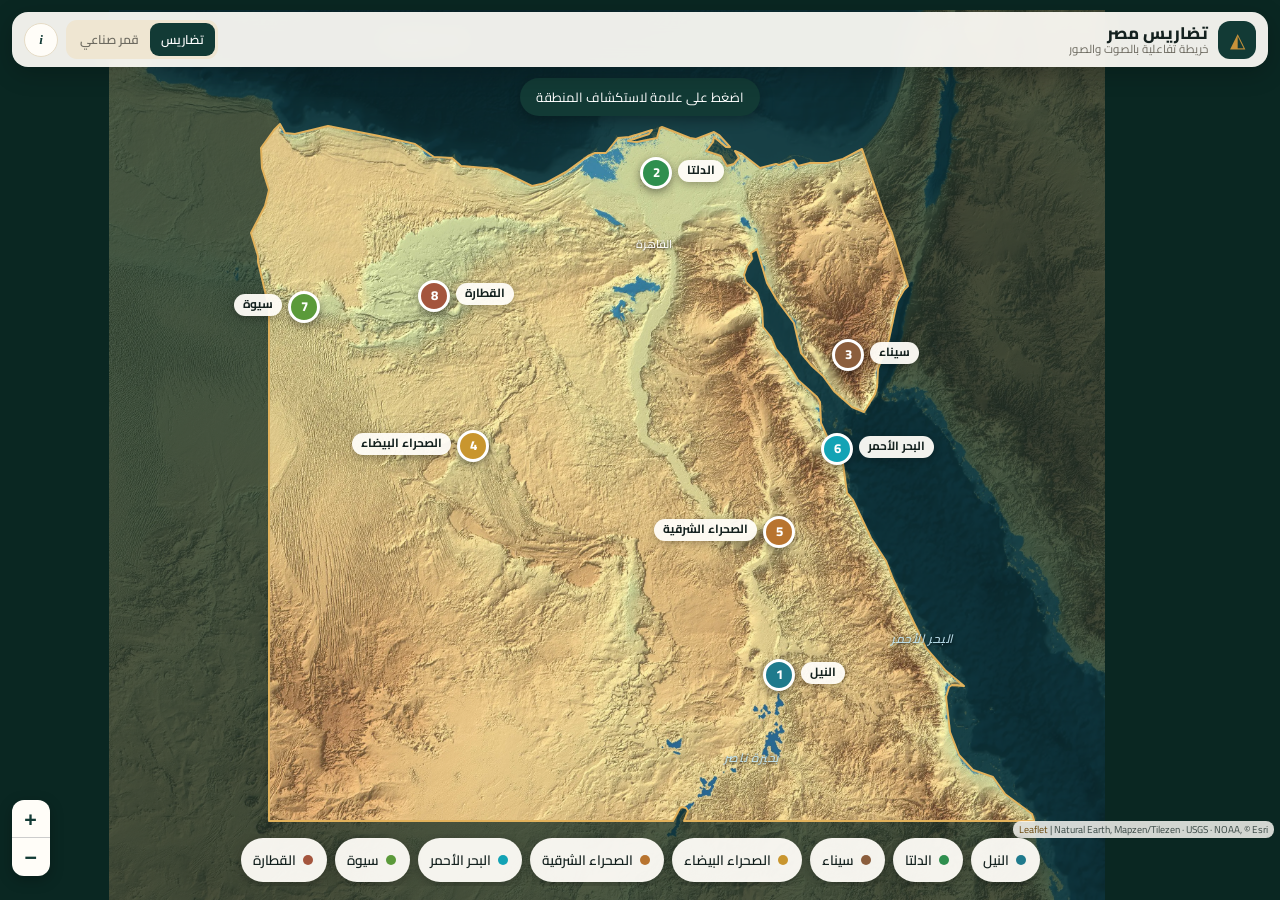
<file: index.html>
<!doctype html>
<html lang="ar" dir="rtl">
<head>
<meta charset="utf-8">
<meta name="viewport" content="width=device-width,initial-scale=1,viewport-fit=cover">
<meta name="theme-color" content="#123a35">
<meta name="description" content="خريطة تفاعلية لتضاريس مصر: النيل والدلتا وسيناء والصحراء والواحات، بالصوت والصور والبانوراما، وتعمل بدون إنترنت.">
<meta property="og:type" content="website">
<meta property="og:title" content="تضاريس مصر | خريطة تفاعلية">
<meta property="og:description" content="استكشف تضاريس مصر بالصوت والصور والبانوراما.">
<title>تضاريس مصر | خريطة تفاعلية</title>
<link rel="manifest" href="manifest.webmanifest">
<link rel="icon" href="icons/icon-192.png">
<link rel="apple-touch-icon" href="icons/icon-192.png">
<link rel="preload" as="font" type="font/woff2" href="assets/fonts/cairo-arabic.woff2" crossorigin>
<link rel="stylesheet" href="css/fonts.css">
<link rel="stylesheet" href="css/style.css">
</head>
<body>
<div id="splash"><div class="sp-box"><div class="sp-ring"></div><h1>تضاريس مصر</h1><p>جاري تحميل الخريطة…</p></div></div>
<noscript><div id="fatal" style="display:grid"><div><h2>تضاريس مصر</h2><p>الخريطة تحتاج تفعيل JavaScript.</p></div></div></noscript>
<div id="fatal" hidden><div><h2>تعذّر تحميل بيانات الخريطة</h2><p>افتح الصفحة من رابط الموقع (GitHub Pages) وليس كملف مباشر من الجهاز.</p><button id="retry" type="button">إعادة المحاولة</button></div></div>
<div id="map" aria-label="خريطة مصر"></div>
<header id="top">
  <div class="brand"><span class="logo" aria-hidden="true">◭</span><div><b>تضاريس مصر</b><small>خريطة تفاعلية بالصوت والصور</small></div></div>
  <div class="top-actions">
    <div class="seg" id="basemap" role="group" aria-label="نوع الخريطة"><button data-b="relief" class="on" type="button" aria-pressed="true">تضاريس</button><button data-b="sat" type="button" aria-pressed="false">قمر صناعي</button></div>
    <button id="about" class="icon-btn" type="button" aria-label="المصادر والتراخيص">i</button>
  </div>
</header>
<div id="net" hidden role="status">بدون إنترنت — تعمل الخريطة المبسّطة المحفوظة</div>
<div id="hint">اضغط على علامة لاستكشاف المنطقة</div>
<nav id="chips" aria-label="المناطق"></nav>
<section id="sheet" aria-live="polite" hidden>
  <button id="grab" type="button" aria-label="تكبير أو تصغير"><i></i></button>
  <button id="close" type="button" aria-label="إغلاق">&times;</button>
  <div class="scroller">
    <div class="hero"><div id="viewer"></div><div class="hero-fade"></div>
      <div class="hero-title"><span id="d-kind" class="kind"></span><h2 id="d-ar"></h2><div id="d-en" dir="ltr"></div></div>
      <div id="viewer-badge"></div>
      <button id="v360" class="v360" type="button" hidden></button></div>
    <div class="body">
      <div class="player">
        <button id="play" type="button" aria-label="تشغيل الشرح"><svg viewBox="0 0 24 24" width="22" height="22" aria-hidden="true"><path id="play-ic" d="M8 5v14l11-7z" fill="currentColor"/></svg></button>
        <div class="pl-mid"><input id="seek" type="range" min="0" max="100" value="0" step="0.1" aria-label="موضع التشغيل"><div class="pl-row"><span id="time">0:00</span><div class="seg small" id="voice" role="group" aria-label="الصوت"><button data-v="salma" class="on" type="button" aria-pressed="true">سلمى</button><button data-v="shakir" type="button" aria-pressed="false">شاكر</button></div></div></div>
      </div>
      <p id="note" class="note" hidden></p>
      <audio id="audio" preload="none"></audio>
      <p id="d-text"></p>
      <ul id="d-facts"></ul>
      <a id="link360" class="link360" target="_blank" rel="noopener noreferrer" hidden>شاهد المكان 360° على Google Street View ↗</a>
      <p id="note360" class="note" hidden></p>
      <div class="loc"><svg viewBox="0 0 24 24" width="16" height="16" aria-hidden="true"><path d="M12 2a7 7 0 0 0-7 7c0 5 7 13 7 13s7-8 7-13a7 7 0 0 0-7-7zm0 9.5A2.5 2.5 0 1 1 12 6.5a2.5 2.5 0 0 1 0 5z" fill="currentColor"/></svg><span>الموقع التقريبي: <bdi id="d-loc" dir="ltr"></bdi></span></div>
      <details class="credit"><summary>حقوق الصورة والترخيص</summary><div id="d-credit"></div></details>
      <div class="pager"><button id="prev" type="button">&rarr; السابق</button><button id="next" type="button">التالي &larr;</button></div>
    </div>
  </div>
</section>
<div id="lightbox" hidden><button type="button" id="lb-close" aria-label="إغلاق">&times;</button><img alt=""></div>
<div id="toast" hidden role="status"></div>
<dialog id="credits"><form method="dialog"><button class="x" aria-label="إغلاق">&times;</button></form><h3>المصادر والتراخيص</h3><div id="credits-body"></div></dialog>
<script defer src="vendor/leaflet.js"></script>
<script defer src="vendor/pannellum.js"></script>
<script defer src="js/app.js"></script>
</body>
</html>
</file>
<file: css/fonts.css>
@font-face {
  font-family: 'Cairo';
  font-style: normal;
  font-weight: 400 800;
  font-display: swap;
  src: url(../assets/fonts/cairo-arabic.woff2) format("woff2");
  unicode-range: U+0600-06FF, U+0750-077F, U+0870-0891, U+0897-08E1, U+08E3-08FF, U+200C-200E, U+2010-2011, U+204F, U+2E41, U+FB50-FDFF, U+FE70-FE74, U+FE76-FEFC, U+102E0-102FB, U+10E60-10E7E, U+10EC2-10EC7, U+10EC9-10EEE, U+10EF0-10EFF, U+1EE00-1EE03, U+1EE05-1EE1F, U+1EE21-1EE22, U+1EE24, U+1EE27, U+1EE29-1EE32, U+1EE34-1EE37, U+1EE39, U+1EE3B, U+1EE42, U+1EE47, U+1EE49, U+1EE4B, U+1EE4D-1EE4F, U+1EE51-1EE52, U+1EE54, U+1EE57, U+1EE59, U+1EE5B, U+1EE5D, U+1EE5F, U+1EE61-1EE62, U+1EE64, U+1EE67-1EE6A, U+1EE6C-1EE72, U+1EE74-1EE77, U+1EE79-1EE7C, U+1EE7E, U+1EE80-1EE89, U+1EE8B-1EE9B, U+1EEA1-1EEA3, U+1EEA5-1EEA9, U+1EEAB-1EEBB, U+1EEF0-1EEF1;
}
@font-face {
  font-family: 'Cairo';
  font-style: normal;
  font-weight: 400 800;
  font-display: swap;
  src: url(../assets/fonts/cairo-latin.woff2) format("woff2");
  unicode-range: U+0000-00FF, U+0131, U+0152-0153, U+02BB-02BC, U+02C6, U+02DA, U+02DC, U+0304, U+0308, U+0329, U+2000-206F, U+20AC, U+2122, U+2191, U+2193, U+2212, U+2215, U+FEFF, U+FFFD;
}
</file>
<file: css/style.css>
/* required styles */

.leaflet-pane,
.leaflet-tile,
.leaflet-marker-icon,
.leaflet-marker-shadow,
.leaflet-tile-container,
.leaflet-pane > svg,
.leaflet-pane > canvas,
.leaflet-zoom-box,
.leaflet-image-layer,
.leaflet-layer {
	position: absolute;
	left: 0;
	top: 0;
	}
.leaflet-container {
	overflow: hidden;
	}
.leaflet-tile,
.leaflet-marker-icon,
.leaflet-marker-shadow {
	-webkit-user-select: none;
	   -moz-user-select: none;
	        user-select: none;
	  -webkit-user-drag: none;
	}
/* Prevents IE11 from highlighting tiles in blue */
.leaflet-tile::selection {
	background: transparent;
}
/* Safari renders non-retina tile on retina better with this, but Chrome is worse */
.leaflet-safari .leaflet-tile {
	image-rendering: -webkit-optimize-contrast;
	}
/* hack that prevents hw layers "stretching" when loading new tiles */
.leaflet-safari .leaflet-tile-container {
	width: 1600px;
	height: 1600px;
	-webkit-transform-origin: 0 0;
	}
.leaflet-marker-icon,
.leaflet-marker-shadow {
	display: block;
	}
/* .leaflet-container svg: reset svg max-width decleration shipped in Joomla! (joomla.org) 3.x */
/* .leaflet-container img: map is broken in FF if you have max-width: 100% on tiles */
.leaflet-container .leaflet-overlay-pane svg {
	max-width: none !important;
	max-height: none !important;
	}
.leaflet-container .leaflet-marker-pane img,
.leaflet-container .leaflet-shadow-pane img,
.leaflet-container .leaflet-tile-pane img,
.leaflet-container img.leaflet-image-layer,
.leaflet-container .leaflet-tile {
	max-width: none !important;
	max-height: none !important;
	width: auto;
	padding: 0;
	}

.leaflet-container img.leaflet-tile {
	/* See: https://bugs.chromium.org/p/chromium/issues/detail?id=600120 */
	mix-blend-mode: plus-lighter;
}

.leaflet-container.leaflet-touch-zoom {
	-ms-touch-action: pan-x pan-y;
	touch-action: pan-x pan-y;
	}
.leaflet-container.leaflet-touch-drag {
	-ms-touch-action: pinch-zoom;
	/* Fallback for FF which doesn't support pinch-zoom */
	touch-action: none;
	touch-action: pinch-zoom;
}
.leaflet-container.leaflet-touch-drag.leaflet-touch-zoom {
	-ms-touch-action: none;
	touch-action: none;
}
.leaflet-container {
	-webkit-tap-highlight-color: transparent;
}
.leaflet-container a {
	-webkit-tap-highlight-color: rgba(51, 181, 229, 0.4);
}
.leaflet-tile {
	filter: inherit;
	visibility: hidden;
	}
.leaflet-tile-loaded {
	visibility: inherit;
	}
.leaflet-zoom-box {
	width: 0;
	height: 0;
	-moz-box-sizing: border-box;
	     box-sizing: border-box;
	z-index: 800;
	}
/* workaround for https://bugzilla.mozilla.org/show_bug.cgi?id=888319 */
.leaflet-overlay-pane svg {
	-moz-user-select: none;
	}

.leaflet-pane         { z-index: 400; }

.leaflet-tile-pane    { z-index: 200; }
.leaflet-overlay-pane { z-index: 400; }
.leaflet-shadow-pane  { z-index: 500; }
.leaflet-marker-pane  { z-index: 600; }
.leaflet-tooltip-pane   { z-index: 650; }
.leaflet-popup-pane   { z-index: 700; }

.leaflet-map-pane canvas { z-index: 100; }
.leaflet-map-pane svg    { z-index: 200; }

.leaflet-vml-shape {
	width: 1px;
	height: 1px;
	}
.lvml {
	behavior: url(#default#VML);
	display: inline-block;
	position: absolute;
	}


/* control positioning */

.leaflet-control {
	position: relative;
	z-index: 800;
	pointer-events: visiblePainted; /* IE 9-10 doesn't have auto */
	pointer-events: auto;
	}
.leaflet-top,
.leaflet-bottom {
	position: absolute;
	z-index: 1000;
	pointer-events: none;
	}
.leaflet-top {
	top: 0;
	}
.leaflet-right {
	right: 0;
	}
.leaflet-bottom {
	bottom: 0;
	}
.leaflet-left {
	left: 0;
	}
.leaflet-control {
	float: left;
	clear: both;
	}
.leaflet-right .leaflet-control {
	float: right;
	}
.leaflet-top .leaflet-control {
	margin-top: 10px;
	}
.leaflet-bottom .leaflet-control {
	margin-bottom: 10px;
	}
.leaflet-left .leaflet-control {
	margin-left: 10px;
	}
.leaflet-right .leaflet-control {
	margin-right: 10px;
	}


/* zoom and fade animations */

.leaflet-fade-anim .leaflet-popup {
	opacity: 0;
	-webkit-transition: opacity 0.2s linear;
	   -moz-transition: opacity 0.2s linear;
	        transition: opacity 0.2s linear;
	}
.leaflet-fade-anim .leaflet-map-pane .leaflet-popup {
	opacity: 1;
	}
.leaflet-zoom-animated {
	-webkit-transform-origin: 0 0;
	    -ms-transform-origin: 0 0;
	        transform-origin: 0 0;
	}
svg.leaflet-zoom-animated {
	will-change: transform;
}

.leaflet-zoom-anim .leaflet-zoom-animated {
	-webkit-transition: -webkit-transform 0.25s cubic-bezier(0,0,0.25,1);
	   -moz-transition:    -moz-transform 0.25s cubic-bezier(0,0,0.25,1);
	        transition:         transform 0.25s cubic-bezier(0,0,0.25,1);
	}
.leaflet-zoom-anim .leaflet-tile,
.leaflet-pan-anim .leaflet-tile {
	-webkit-transition: none;
	   -moz-transition: none;
	        transition: none;
	}

.leaflet-zoom-anim .leaflet-zoom-hide {
	visibility: hidden;
	}


/* cursors */

.leaflet-interactive {
	cursor: pointer;
	}
.leaflet-grab {
	cursor: -webkit-grab;
	cursor:    -moz-grab;
	cursor:         grab;
	}
.leaflet-crosshair,
.leaflet-crosshair .leaflet-interactive {
	cursor: crosshair;
	}
.leaflet-popup-pane,
.leaflet-control {
	cursor: auto;
	}
.leaflet-dragging .leaflet-grab,
.leaflet-dragging .leaflet-grab .leaflet-interactive,
.leaflet-dragging .leaflet-marker-draggable {
	cursor: move;
	cursor: -webkit-grabbing;
	cursor:    -moz-grabbing;
	cursor:         grabbing;
	}

/* marker & overlays interactivity */
.leaflet-marker-icon,
.leaflet-marker-shadow,
.leaflet-image-layer,
.leaflet-pane > svg path,
.leaflet-tile-container {
	pointer-events: none;
	}

.leaflet-marker-icon.leaflet-interactive,
.leaflet-image-layer.leaflet-interactive,
.leaflet-pane > svg path.leaflet-interactive,
svg.leaflet-image-layer.leaflet-interactive path {
	pointer-events: visiblePainted; /* IE 9-10 doesn't have auto */
	pointer-events: auto;
	}

/* visual tweaks */

.leaflet-container {
	background: #ddd;
	outline-offset: 1px;
	}
.leaflet-container a {
	color: #0078A8;
	}
.leaflet-zoom-box {
	border: 2px dotted #38f;
	background: rgba(255,255,255,0.5);
	}


/* general typography */
.leaflet-container {
	font-family: "Helvetica Neue", Arial, Helvetica, sans-serif;
	font-size: 12px;
	font-size: 0.75rem;
	line-height: 1.5;
	}


/* general toolbar styles */

.leaflet-bar {
	box-shadow: 0 1px 5px rgba(0,0,0,0.65);
	border-radius: 4px;
	}
.leaflet-bar a {
	background-color: #fff;
	border-bottom: 1px solid #ccc;
	width: 26px;
	height: 26px;
	line-height: 26px;
	display: block;
	text-align: center;
	text-decoration: none;
	color: black;
	}
.leaflet-bar a,
.leaflet-control-layers-toggle {
	background-position: 50% 50%;
	background-repeat: no-repeat;
	display: block;
	}
.leaflet-bar a:hover,
.leaflet-bar a:focus {
	background-color: #f4f4f4;
	}
.leaflet-bar a:first-child {
	border-top-left-radius: 4px;
	border-top-right-radius: 4px;
	}
.leaflet-bar a:last-child {
	border-bottom-left-radius: 4px;
	border-bottom-right-radius: 4px;
	border-bottom: none;
	}
.leaflet-bar a.leaflet-disabled {
	cursor: default;
	background-color: #f4f4f4;
	color: #bbb;
	}

.leaflet-touch .leaflet-bar a {
	width: 30px;
	height: 30px;
	line-height: 30px;
	}
.leaflet-touch .leaflet-bar a:first-child {
	border-top-left-radius: 2px;
	border-top-right-radius: 2px;
	}
.leaflet-touch .leaflet-bar a:last-child {
	border-bottom-left-radius: 2px;
	border-bottom-right-radius: 2px;
	}

/* zoom control */

.leaflet-control-zoom-in,
.leaflet-control-zoom-out {
	font: bold 18px 'Lucida Console', Monaco, monospace;
	text-indent: 1px;
	}

.leaflet-touch .leaflet-control-zoom-in, .leaflet-touch .leaflet-control-zoom-out  {
	font-size: 22px;
	}


/* layers control */

.leaflet-control-layers {
	box-shadow: 0 1px 5px rgba(0,0,0,0.4);
	background: #fff;
	border-radius: 5px;
	}
.leaflet-control-layers-toggle {
	background-image: url([data-uri]);
	width: 36px;
	height: 36px;
	}
.leaflet-retina .leaflet-control-layers-toggle {
	background-image: url([data-uri]);
	background-size: 26px 26px;
	}
.leaflet-touch .leaflet-control-layers-toggle {
	width: 44px;
	height: 44px;
	}
.leaflet-control-layers .leaflet-control-layers-list,
.leaflet-control-layers-expanded .leaflet-control-layers-toggle {
	display: none;
	}
.leaflet-control-layers-expanded .leaflet-control-layers-list {
	display: block;
	position: relative;
	}
.leaflet-control-layers-expanded {
	padding: 6px 10px 6px 6px;
	color: #333;
	background: #fff;
	}
.leaflet-control-layers-scrollbar {
	overflow-y: scroll;
	overflow-x: hidden;
	padding-right: 5px;
	}
.leaflet-control-layers-selector {
	margin-top: 2px;
	position: relative;
	top: 1px;
	}
.leaflet-control-layers label {
	display: block;
	font-size: 13px;
	font-size: 1.08333em;
	}
.leaflet-control-layers-separator {
	height: 0;
	border-top: 1px solid #ddd;
	margin: 5px -10px 5px -6px;
	}

/* Default icon URLs */
.leaflet-default-icon-path { /* used only in path-guessing heuristic, see L.Icon.Default */
	background-image: url([data-uri]);
	}


/* attribution and scale controls */

.leaflet-container .leaflet-control-attribution {
	background: #fff;
	background: rgba(255, 255, 255, 0.8);
	margin: 0;
	}
.leaflet-control-attribution,
.leaflet-control-scale-line {
	padding: 0 5px;
	color: #333;
	line-height: 1.4;
	}
.leaflet-control-attribution a {
	text-decoration: none;
	}
.leaflet-control-attribution a:hover,
.leaflet-control-attribution a:focus {
	text-decoration: underline;
	}
.leaflet-attribution-flag {
	display: inline !important;
	vertical-align: baseline !important;
	width: 1em;
	height: 0.6669em;
	}
.leaflet-left .leaflet-control-scale {
	margin-left: 5px;
	}
.leaflet-bottom .leaflet-control-scale {
	margin-bottom: 5px;
	}
.leaflet-control-scale-line {
	border: 2px solid #777;
	border-top: none;
	line-height: 1.1;
	padding: 2px 5px 1px;
	white-space: nowrap;
	-moz-box-sizing: border-box;
	     box-sizing: border-box;
	background: rgba(255, 255, 255, 0.8);
	text-shadow: 1px 1px #fff;
	}
.leaflet-control-scale-line:not(:first-child) {
	border-top: 2px solid #777;
	border-bottom: none;
	margin-top: -2px;
	}
.leaflet-control-scale-line:not(:first-child):not(:last-child) {
	border-bottom: 2px solid #777;
	}

.leaflet-touch .leaflet-control-attribution,
.leaflet-touch .leaflet-control-layers,
.leaflet-touch .leaflet-bar {
	box-shadow: none;
	}
.leaflet-touch .leaflet-control-layers,
.leaflet-touch .leaflet-bar {
	border: 2px solid rgba(0,0,0,0.2);
	background-clip: padding-box;
	}


/* popup */

.leaflet-popup {
	position: absolute;
	text-align: center;
	margin-bottom: 20px;
	}
.leaflet-popup-content-wrapper {
	padding: 1px;
	text-align: left;
	border-radius: 12px;
	}
.leaflet-popup-content {
	margin: 13px 24px 13px 20px;
	line-height: 1.3;
	font-size: 13px;
	font-size: 1.08333em;
	min-height: 1px;
	}
.leaflet-popup-content p {
	margin: 17px 0;
	margin: 1.3em 0;
	}
.leaflet-popup-tip-container {
	width: 40px;
	height: 20px;
	position: absolute;
	left: 50%;
	margin-top: -1px;
	margin-left: -20px;
	overflow: hidden;
	pointer-events: none;
	}
.leaflet-popup-tip {
	width: 17px;
	height: 17px;
	padding: 1px;

	margin: -10px auto 0;
	pointer-events: auto;

	-webkit-transform: rotate(45deg);
	   -moz-transform: rotate(45deg);
	    -ms-transform: rotate(45deg);
	        transform: rotate(45deg);
	}
.leaflet-popup-content-wrapper,
.leaflet-popup-tip {
	background: white;
	color: #333;
	box-shadow: 0 3px 14px rgba(0,0,0,0.4);
	}
.leaflet-container a.leaflet-popup-close-button {
	position: absolute;
	top: 0;
	right: 0;
	border: none;
	text-align: center;
	width: 24px;
	height: 24px;
	font: 16px/24px Tahoma, Verdana, sans-serif;
	color: #757575;
	text-decoration: none;
	background: transparent;
	}
.leaflet-container a.leaflet-popup-close-button:hover,
.leaflet-container a.leaflet-popup-close-button:focus {
	color: #585858;
	}
.leaflet-popup-scrolled {
	overflow: auto;
	}

.leaflet-oldie .leaflet-popup-content-wrapper {
	-ms-zoom: 1;
	}
.leaflet-oldie .leaflet-popup-tip {
	width: 24px;
	margin: 0 auto;

	-ms-filter: "progid:DXImageTransform.Microsoft.Matrix(M11=0.70710678, M12=0.70710678, M21=-0.70710678, M22=0.70710678)";
	filter: progid:DXImageTransform.Microsoft.Matrix(M11=0.70710678, M12=0.70710678, M21=-0.70710678, M22=0.70710678);
	}

.leaflet-oldie .leaflet-control-zoom,
.leaflet-oldie .leaflet-control-layers,
.leaflet-oldie .leaflet-popup-content-wrapper,
.leaflet-oldie .leaflet-popup-tip {
	border: 1px solid #999;
	}


/* div icon */

.leaflet-div-icon {
	background: #fff;
	border: 1px solid #666;
	}


/* Tooltip */
/* Base styles for the element that has a tooltip */
.leaflet-tooltip {
	position: absolute;
	padding: 6px;
	background-color: #fff;
	border: 1px solid #fff;
	border-radius: 3px;
	color: #222;
	white-space: nowrap;
	-webkit-user-select: none;
	-moz-user-select: none;
	-ms-user-select: none;
	user-select: none;
	pointer-events: none;
	box-shadow: 0 1px 3px rgba(0,0,0,0.4);
	}
.leaflet-tooltip.leaflet-interactive {
	cursor: pointer;
	pointer-events: auto;
	}
.leaflet-tooltip-top:before,
.leaflet-tooltip-bottom:before,
.leaflet-tooltip-left:before,
.leaflet-tooltip-right:before {
	position: absolute;
	pointer-events: none;
	border: 6px solid transparent;
	background: transparent;
	content: "";
	}

/* Directions */

.leaflet-tooltip-bottom {
	margin-top: 6px;
}
.leaflet-tooltip-top {
	margin-top: -6px;
}
.leaflet-tooltip-bottom:before,
.leaflet-tooltip-top:before {
	left: 50%;
	margin-left: -6px;
	}
.leaflet-tooltip-top:before {
	bottom: 0;
	margin-bottom: -12px;
	border-top-color: #fff;
	}
.leaflet-tooltip-bottom:before {
	top: 0;
	margin-top: -12px;
	margin-left: -6px;
	border-bottom-color: #fff;
	}
.leaflet-tooltip-left {
	margin-left: -6px;
}
.leaflet-tooltip-right {
	margin-left: 6px;
}
.leaflet-tooltip-left:before,
.leaflet-tooltip-right:before {
	top: 50%;
	margin-top: -6px;
	}
.leaflet-tooltip-left:before {
	right: 0;
	margin-right: -12px;
	border-left-color: #fff;
	}
.leaflet-tooltip-right:before {
	left: 0;
	margin-left: -12px;
	border-right-color: #fff;
	}

/* Printing */

@media print {
	/* Prevent printers from removing background-images of controls. */
	.leaflet-control {
		-webkit-print-color-adjust: exact;
		print-color-adjust: exact;
		}
	}
/* Pannellum 2.5.6, https://github.com/mpetroff/pannellum */
.pnlm-container{margin:0;padding:0;overflow:hidden;position:relative;cursor:default;width:100%;height:100%;font-family:Helvetica,"Nimbus Sans L","Liberation Sans",Arial,sans-serif;background:#f4f4f4 url('data:image/svg+xml,%3Csvg%20xmlns%3D%22http%3A%2F%2Fwww.w3.org%2F2000%2Fsvg%22%20width%3D%2267%22%20height%3D%22100%22%20viewBox%3D%220%200%2067%20100%22%3E%0A%3Cpath%20stroke%3D%22%23ccc%22%20fill%3D%22none%22%20d%3D%22M33.5%2C50%2C0%2C63%2C33.5%2C75%2C67%2C63%2C33.5%2C50m-33.5-50%2C67%2C25m-0.5%2C0%2C0%2C75m-66.5-75%2C67-25m-33.5%2C75%2C0%2C25m0-100%2C0%2C50%22%2F%3E%0A%3C%2Fsvg%3E%0A') repeat;-webkit-user-select:none;-khtml-user-select:none;-moz-user-select:none;-o-user-select:none;-ms-user-select:none;user-select:none;outline:0;line-height:1.4;contain:content}.pnlm-container *{box-sizing:content-box}.pnlm-ui{position:absolute;width:100%;height:100%;z-index:1}.pnlm-grab{cursor:grab;cursor:url('data:image/svg+xml,%3Csvg%20xmlns%3D%22http%3A%2F%2Fwww.w3.org%2F2000%2Fsvg%22%20height%3D%2226%22%20width%3D%2226%22%3E%0A%3Cpath%20stroke%3D%22%23000%22%20stroke-width%3D%221px%22%20fill%3D%22%23fff%22%20d%3D%22m15.3%2020.5s6.38-6.73%204.64-8.24-3.47%201.01-3.47%201.01%203.61-5.72%201.41-6.49c-2.2-0.769-3.33%204.36-3.33%204.36s0.873-5.76-1.06-5.76-1.58%205.39-1.58%205.39-0.574-4.59-2.18-4.12c-1.61%200.468-0.572%205.51-0.572%205.51s-1.58-4.89-2.93-3.79c-1.35%201.11%200.258%205.25%200.572%206.62%200.836%202.43%202.03%202.94%202.17%205.55%22%2F%3E%0A%3C%2Fsvg%3E%0A') 12 8,default}.pnlm-grabbing{cursor:grabbing;cursor:url('data:image/svg+xml,%3Csvg%20xmlns%3D%22http%3A%2F%2Fwww.w3.org%2F2000%2Fsvg%22%20height%3D%2226%22%20width%3D%2226%22%3E%0A%3Cpath%20stroke%3D%22%23000%22%20stroke-width%3D%221px%22%20fill%3D%22%23fff%22%20d%3D%22m15.3%2020.5s5.07-5.29%203.77-6.74c-1.31-1.45-2.53%200.14-2.53%200.14s2.74-3.29%200.535-4.06c-2.2-0.769-2.52%201.3-2.52%201.3s0.81-2.13-1.12-2.13-1.52%201.77-1.52%201.77-0.261-1.59-1.87-1.12c-1.61%200.468-0.874%202.17-0.874%202.17s-0.651-1.55-2-0.445c-1.35%201.11-0.68%202.25-0.365%203.62%200.836%202.43%202.03%202.94%202.17%205.55%22%2F%3E%0A%3C%2Fsvg%3E%0A') 12 8,default}.pnlm-sprite{background-image:url('data:image/svg+xml,%3Csvg%20xmlns%3D%22http%3A%2F%2Fwww.w3.org%2F2000%2Fsvg%22%20width%3D%2226%22%20height%3D%22208%22%3E%0A%3Ccircle%20fill-opacity%3D%22.78%22%20cy%3D%22117%22%20cx%3D%2213%22%20r%3D%2211%22%20fill%3D%22%23fff%22%2F%3E%0A%3Ccircle%20fill-opacity%3D%22.78%22%20cy%3D%22143%22%20cx%3D%2213%22%20r%3D%2211%22%20fill%3D%22%23fff%22%2F%3E%0A%3Ccircle%20cy%3D%22169%22%20cx%3D%2213%22%20r%3D%227%22%20fill%3D%22none%22%20stroke%3D%22%23000%22%20stroke-width%3D%222%22%2F%3E%0A%3Ccircle%20cy%3D%22195%22%20cx%3D%2213%22%20r%3D%227%22%20fill%3D%22none%22%20stroke%3D%22%23000%22%20stroke-width%3D%222%22%2F%3E%0A%3Ccircle%20cx%3D%2213%22%20cy%3D%22195%22%20r%3D%222.5%22%2F%3E%0A%3Cpath%20d%3D%22m5%2083v6h2v-4h4v-2zm10%200v2h4v4h2v-6zm-5%205v6h6v-6zm-5%205v6h6v-2h-4v-4zm14%200v4h-4v2h6v-6z%22%2F%3E%0A%3Cpath%20d%3D%22m13%20110a7%207%200%200%200%20-7%207%207%207%200%200%200%207%207%207%207%200%200%200%207%20-7%207%207%200%200%200%20-7%20-7zm-1%203h2v2h-2zm0%203h2v5h-2z%22%2F%3E%0A%3Cpath%20d%3D%22m5%2057v6h2v-4h4v-2zm10%200v2h4v4h2v-6zm-10%2010v6h6v-2h-4v-4zm14%200v4h-4v2h6v-6z%22%2F%3E%0A%3Cpath%20d%3D%22m17%2038v2h-8v-2z%22%2F%3E%0A%3Cpath%20d%3D%22m12%209v3h-3v2h3v3h2v-3h3v-2h-3v-3z%22%2F%3E%0A%3Cpath%20d%3D%22m13%20136-6.125%206.125h4.375v7.875h3.5v-7.875h4.375z%22%2F%3E%0A%3Cpath%20d%3D%22m10.428%20173.33v-5.77l5-2.89v5.77zm1-1.73%203-1.73-3.001-1.74z%22%2F%3E%0A%3C%2Fsvg%3E%0A')}.pnlm-container:-moz-full-screen{height:100%!important;width:100%!important;position:static!important}.pnlm-container:-webkit-full-screen{height:100%!important;width:100%!important;position:static!important}.pnlm-container:-ms-fullscreen{height:100%!important;width:100%!important;position:static!important}.pnlm-container:fullscreen{height:100%!important;width:100%!important;position:static!important}.pnlm-render-container{cursor:inherit;position:absolute;height:100%;width:100%}.pnlm-controls{margin-top:4px;background-color:#fff;border:1px solid #999;border-color:rgba(0,0,0,0.4);border-radius:3px;cursor:pointer;z-index:2;-webkit-transform:translateZ(9999px);transform:translateZ(9999px)}.pnlm-control:hover{background-color:#f8f8f8}.pnlm-controls-container{position:absolute;top:0;left:4px;z-index:1}.pnlm-zoom-controls{width:26px;height:52px}.pnlm-zoom-in{width:100%;height:50%;position:absolute;top:0;border-radius:3px 3px 0 0}.pnlm-zoom-out{width:100%;height:50%;position:absolute;bottom:0;background-position:0 -26px;border-top:1px solid #ddd;border-top-color:rgba(0,0,0,0.10);border-radius:0 0 3px 3px}.pnlm-fullscreen-toggle-button,.pnlm-orientation-button,.pnlm-hot-spot-debug-indicator{width:26px;height:26px}.pnlm-hot-spot-debug-indicator{position:absolute;top:50%;left:50%;width:26px;height:26px;margin:-13px 0 0 -13px;background-color:rgba(255,255,255,0.5);border-radius:13px;display:none}.pnlm-orientation-button-inactive{background-position:0 -156px}.pnlm-orientation-button-active{background-position:0 -182px}.pnlm-fullscreen-toggle-button-inactive{background-position:0 -52px}.pnlm-fullscreen-toggle-button-active{background-position:0 -78px}.pnlm-panorama-info{position:absolute;bottom:4px;background-color:rgba(0,0,0,0.7);border-radius:0 3px 3px 0;padding-right:10px;color:#fff;text-align:left;display:none;z-index:2;-webkit-transform:translateZ(9999px);transform:translateZ(9999px)}.pnlm-title-box{position:relative;font-size:20px;display:table;padding-left:5px;margin-bottom:3px}.pnlm-author-box{position:relative;font-size:12px;display:table;padding-left:5px}.pnlm-load-box{position:absolute;top:50%;left:50%;width:200px;height:150px;margin:-75px 0 0 -100px;background-color:rgba(0,0,0,0.7);border-radius:3px;text-align:center;font-size:20px;display:none;color:#fff}.pnlm-load-box p{margin:20px 0}.pnlm-lbox{position:absolute;top:50%;left:50%;width:20px;height:20px;margin:-10px 0 0 -10px;display:none}.pnlm-loading{animation-duration:1.5s;-webkit-animation-duration:1.5s;animation-name:pnlm-mv;-webkit-animation-name:pnlm-mv;animation-iteration-count:infinite;-webkit-animation-iteration-count:infinite;animation-timing-function:linear;-webkit-animation-timing-function:linear;height:10px;width:10px;background-color:#fff;position:relative}@keyframes pnlm-mv{from{left:0;top:0}25%{left:10px;top:0}50%{left:10px;top:10px}75%{left:0;top:10px}to{left:0;top:0}}@-webkit-keyframes pnlm-mv{from{left:0;top:0}25%{left:10px;top:0}50%{left:10px;top:10px}75%{left:0;top:10px}to{left:0;top:0}}.pnlm-load-button{position:absolute;top:50%;left:50%;width:200px;height:100px;margin:-50px 0 0 -100px;background-color:rgba(0,0,0,.7);border-radius:3px;text-align:center;font-size:20px;display:table;color:#fff;cursor:pointer}.pnlm-load-button:hover{background-color:rgba(0,0,0,.8)}.pnlm-load-button p{display:table-cell;vertical-align:middle}.pnlm-info-box{font-size:15px;position:absolute;top:50%;left:50%;width:200px;height:150px;margin:-75px 0 0 -100px;background-color:#000;border-radius:3px;display:table;text-align:center;color:#fff;table-layout:fixed}.pnlm-info-box a,.pnlm-author-box a{color:#fff;word-wrap:break-word;overflow-wrap:break-word}.pnlm-info-box p{display:table-cell;vertical-align:middle;padding:0 5px 0 5px}.pnlm-error-msg{display:none}.pnlm-about-msg{font-size:11px;line-height:11px;color:#fff;padding:5px 8px 5px 8px;background:rgba(0,0,0,0.7);border-radius:3px;position:absolute;top:50px;left:50px;display:none;opacity:0;-moz-transition:opacity .3s ease-in-out;-webkit-transition:opacity .3s ease-in-out;-o-transition:opacity .3s ease-in-out;-ms-transition:opacity .3s ease-in-out;transition:opacity .3s ease-in-out;z-index:1}.pnlm-about-msg a:link,.pnlm-about-msg a:visited{color:#fff}.pnlm-about-msg a:hover,.pnlm-about-msg a:active{color:#eee}.pnlm-hotspot-base{position:absolute;visibility:hidden;cursor:default;vertical-align:middle;top:0;z-index:1}.pnlm-hotspot{height:26px;width:26px;border-radius:13px}.pnlm-hotspot:hover{background-color:rgba(255,255,255,0.2)}.pnlm-hotspot.pnlm-info{background-position:0 -104px}.pnlm-hotspot.pnlm-scene{background-position:0 -130px}div.pnlm-tooltip span{visibility:hidden;position:absolute;border-radius:3px;background-color:rgba(0,0,0,0.7);color:#fff;text-align:center;max-width:200px;padding:5px 10px;margin-left:-220px;cursor:default}div.pnlm-tooltip:hover span{visibility:visible}div.pnlm-tooltip:hover span:after{content:'';position:absolute;width:0;height:0;border-width:10px;border-style:solid;border-color:rgba(0,0,0,0.7) transparent transparent transparent;bottom:-20px;left:-10px;margin:0 50%}.pnlm-compass{position:absolute;width:50px;height:50px;right:4px;bottom:4px;border-radius:25px;background-image:url('data:image/svg+xml,%3Csvg%20xmlns%3D%22http%3A%2F%2Fwww.w3.org%2F2000%2Fsvg%22%20height%3D%2250%22%20width%3D%2250%22%3E%0A%3Cpath%20d%3D%22m24.5078%206-3.2578%2018h7.5l-3.25781-18h-0.984376zm-3.2578%2020%203.2578%2018h0.9844l3.2578-18h-7.5zm1.19531%200.9941h5.10938l-2.5547%2014.1075-2.5547-14.1075z%22%2F%3E%0A%3C%2Fsvg%3E%0A');cursor:default;display:none}.pnlm-world{position:absolute;left:50%;top:50%}.pnlm-face{position:absolute;-webkit-transform-origin:0 0;transform-origin:0 0}.pnlm-dragfix,.pnlm-preview-img{position:absolute;height:100%;width:100%}.pnlm-preview-img{background-size:cover;background-position:center}.pnlm-lbar{width:150px;margin:0 auto;border:#fff 1px solid;height:6px}.pnlm-lbar-fill{background:#fff;height:100%;width:0}.pnlm-lmsg{font-size:12px}.pnlm-fade-img{position:absolute;top:0;left:0}.pnlm-pointer{cursor:pointer}:root{--ink:#14211f;--sand:#f7f1e5;--paper:#fffdf8;--gold:#c8923a;--teal:#123a35;--teal2:#1c5a52;--muted:#6d6a60;--line:#e6dcc7;--r:18px;--sheet-h:62dvh}
*{box-sizing:border-box;-webkit-tap-highlight-color:transparent}
html,body{margin:0;height:100%;overflow:hidden;background:var(--teal);color:var(--ink);font-family:Cairo,"Noto Naskh Arabic",Tahoma,sans-serif;font-optical-sizing:auto}
button{font-family:inherit;cursor:pointer}
#map{position:fixed;inset:0;background:#0e2b27}
.leaflet-tile-pane{filter:sepia(.28) saturate(1.25) contrast(1.04)}
body.sat .leaflet-tile-pane{filter:saturate(1.05)}
.leaflet-container{font-family:inherit}
.leaflet-control-zoom{border:0!important;box-shadow:0 4px 14px rgba(0,0,0,.25)!important;border-radius:12px!important;overflow:hidden;margin:0!important}
.leaflet-control-zoom a{width:38px!important;height:38px!important;line-height:38px!important;font-size:20px!important;color:var(--teal)!important;background:var(--paper)!important}
.leaflet-top.leaflet-left{top:84px;left:12px}
.leaflet-bottom.leaflet-right{bottom:62px;right:6px;max-width:70vw}
.leaflet-container .leaflet-control-attribution{font-size:10px;line-height:1.5;padding:1px 6px;border-radius:8px;background:rgba(255,253,248,.82);color:#3b4a47}
.leaflet-control-attribution a{color:#6b4a10!important}
body.open .leaflet-bottom.leaflet-right{display:none}
/* splash */
#splash{position:fixed;inset:0;z-index:5000;background:radial-gradient(circle at 50% 40%,#1c5a52,#0b2622);display:grid;place-items:center;color:#f7f1e5;text-align:center;transition:opacity .6s,visibility .6s}
#splash.off{opacity:0;visibility:hidden}
.sp-box h1{margin:18px 0 4px;font-size:2rem;font-weight:800}.sp-box p{margin:0;opacity:.75}
.sp-ring{width:54px;height:54px;border-radius:50%;border:4px solid rgba(255,255,255,.18);border-top-color:var(--gold);margin:auto;animation:spin 1s linear infinite}
@keyframes spin{to{transform:rotate(360deg)}}
/* header */
#top{position:fixed;z-index:1000;top:12px;inset-inline:12px;display:flex;justify-content:space-between;align-items:center;gap:10px;padding:8px 12px;background:rgba(255,253,248,.93);backdrop-filter:blur(10px);border-radius:16px;box-shadow:0 6px 24px rgba(0,0,0,.22)}
.brand{display:flex;align-items:center;gap:10px;min-width:0}
.logo{width:38px;height:38px;border-radius:12px;background:var(--teal);color:var(--gold);display:grid;place-items:center;font-size:20px;flex:none}
.brand b{display:block;white-space:nowrap;font-size:1.05rem;font-weight:800;line-height:1.2}.brand small{display:block;color:var(--muted);font-size:.72rem;line-height:1.2;white-space:nowrap;overflow:hidden;text-overflow:ellipsis}
.top-actions{display:flex;align-items:center;gap:8px;flex:none}
.seg{display:inline-flex;background:#efe6d2;border-radius:11px;padding:3px}
.seg button{border:0;background:transparent;padding:5px 11px;border-radius:9px;font-size:.78rem;font-weight:600;color:var(--muted)}
.seg button.on{background:var(--teal);color:#fff}
.seg.small button{padding:3px 10px;font-size:.72rem}
.icon-btn{width:34px;height:34px;border-radius:50%;border:1px solid var(--line);background:var(--paper);color:var(--teal);font-weight:800;font-family:Georgia,serif;font-style:italic}
/* hint + chips */
#hint{position:fixed;z-index:900;top:78px;left:50%;transform:translateX(-50%);background:var(--teal);color:#fff;padding:7px 16px;border-radius:999px;font-size:.82rem;box-shadow:0 4px 14px rgba(0,0,0,.3);transition:opacity .4s;white-space:nowrap;pointer-events:none}
body.open #hint{opacity:0}
#chips{position:fixed;z-index:900;bottom:14px;inset-inline:0;display:flex;gap:8px;overflow-x:auto;padding:4px 14px;scrollbar-width:none}
#chips::-webkit-scrollbar{display:none}
#chips button{flex:none;border:0;background:rgba(255,253,248,.95);color:var(--ink);padding:9px 14px 9px 12px;border-radius:999px;font-weight:600;font-size:.85rem;box-shadow:0 3px 12px rgba(0,0,0,.25);display:flex;align-items:center;gap:7px}
#chips i{width:10px;height:10px;border-radius:50%;background:var(--c)}
body.open #chips{display:none}
/* markers */
.mk{position:relative;width:0;height:0}
.mk .pin{position:absolute;left:-16px;top:-16px;width:32px;height:32px;border-radius:50%;background:var(--c);border:3px solid #fff;box-shadow:0 3px 10px rgba(0,0,0,.45);color:#fff;font-weight:800;font-size:.82rem;display:grid;place-items:center;transition:transform .25s}
.mk .lab{position:absolute;top:-13px;white-space:nowrap;background:rgba(255,253,248,.95);color:var(--ink);font-weight:700;font-size:.74rem;padding:2px 9px;border-radius:999px;box-shadow:0 2px 8px rgba(0,0,0,.3);pointer-events:none}
.mk.r .lab{left:22px}.mk.l .lab{right:22px}
.mk.on .pin{transform:scale(1.25);animation:pulse 1.8s infinite}
@keyframes pulse{0%{box-shadow:0 0 0 0 rgba(200,146,58,.7),0 3px 10px rgba(0,0,0,.45)}100%{box-shadow:0 0 0 16px rgba(200,146,58,0),0 3px 10px rgba(0,0,0,.45)}}
.geo{color:#fff;font-weight:600;font-size:.7rem;text-shadow:0 1px 3px rgba(0,0,0,.9);white-space:nowrap;transform:translate(-50%,-50%);opacity:.92}
.geo.sea{font-style:italic;letter-spacing:.06em;font-size:.76rem;color:#bfe3f0}
/* sheet */
#sheet{position:fixed;z-index:1100;background:var(--paper);box-shadow:0 -8px 40px rgba(0,0,0,.35);display:flex;flex-direction:column;overflow:hidden;transition:transform .45s cubic-bezier(.2,.8,.2,1)}
#sheet[hidden]{display:flex;visibility:hidden}
.scroller{overflow-y:auto;flex:1;overscroll-behavior:contain}
#grab{display:none;border:0;background:transparent;height:22px;width:100%;position:absolute;top:0;z-index:5}
#grab i{display:block;width:44px;height:5px;border-radius:5px;background:rgba(255,255,255,.85);margin:8px auto;box-shadow:0 1px 4px rgba(0,0,0,.4)}
#close{position:absolute;z-index:6;top:12px;inset-inline-end:12px;width:36px;height:36px;border-radius:50%;border:0;background:rgba(0,0,0,.5);color:#fff;font-size:22px;line-height:1}
.hero{position:relative;aspect-ratio:16/10;background:#16302c;overflow:hidden}
#viewer{position:absolute;inset:0}
.e360{position:absolute;inset:0;background:#000}
.e360 iframe{position:absolute;inset:0;width:100%;height:100%;border:0}
.v360{position:absolute;top:14px;inset-inline-end:14px;z-index:6;background:rgba(0,0,0,.6);color:#fff;border:1px solid rgba(255,255,255,.35);border-radius:999px;font:inherit;font-size:.72rem;padding:5px 12px;cursor:pointer}
.v360[hidden]{display:none}
#viewer img{width:100%;height:100%;object-fit:cover;display:block;cursor:zoom-in}
.hero-fade{position:absolute;inset:auto 0 0 0;height:62%;background:linear-gradient(transparent,rgba(8,24,21,.88));pointer-events:none}
.hero-title{position:absolute;inset-inline:16px;bottom:14px;color:#fff;pointer-events:none}
.hero-title h2{margin:4px 0 0;font-size:1.55rem;font-weight:800;line-height:1.25}
.hero-title #d-en{font-size:.76rem;opacity:.8;text-align:right}
html[dir=rtl] #d-en{text-align:start}
.kind{display:inline-block;background:var(--gold);color:#241a07;font-weight:700;font-size:.7rem;padding:2px 10px;border-radius:999px}
#viewer-badge{position:absolute;top:14px;inset-inline-start:14px;background:rgba(0,0,0,.55);color:#fff;font-size:.72rem;padding:4px 10px;border-radius:999px;pointer-events:none;transition:opacity .5s}
.pnlm-container{font-family:inherit!important;background:#16302c!important}
.pnlm-controls-container{top:auto!important;bottom:14px;left:auto!important;right:14px}
.body{padding:16px 18px 26px}
.player{display:flex;align-items:center;gap:12px;background:var(--sand);border:1px solid var(--line);border-radius:16px;padding:10px 12px}
#play{flex:none;width:46px;height:46px;border-radius:50%;border:0;background:var(--teal);color:#fff;display:grid;place-items:center;box-shadow:0 3px 10px rgba(18,58,53,.4)}
.pl-mid{flex:1;min-width:0}
#seek{width:100%;accent-color:var(--gold);margin:0;direction:ltr}
.pl-row{display:flex;justify-content:space-between;align-items:center;margin-top:4px}
#time{font-size:.74rem;color:var(--muted);direction:ltr}
#d-text{font-size:1.04rem;line-height:2;margin:16px 0 8px}
#d-facts{list-style:none;margin:0;padding:0;display:grid;gap:8px}
#d-facts li{background:var(--sand);border-inline-start:4px solid var(--gold);border-radius:10px;padding:9px 12px;font-size:.92rem}
.loc{display:flex;align-items:center;gap:6px;margin:14px 0;color:var(--muted);font-size:.84rem}
.loc svg{color:var(--gold)}
.credit{font-size:.76rem;color:var(--muted);border-top:1px solid var(--line);padding-top:10px}
.credit summary{cursor:pointer;font-weight:600}
.credit div{margin-top:6px;line-height:1.7}.credit a{color:#8a5a14;word-break:break-word}
.pager{display:flex;justify-content:space-between;gap:10px;margin-top:16px}
.pager button{flex:1;padding:11px;border-radius:12px;border:1px solid var(--line);background:#fff;font-weight:700;color:var(--teal)}
/* lightbox + dialog */
#lightbox{position:fixed;inset:0;z-index:3000;background:rgba(0,0,0,.92);display:grid;place-items:center}
#lightbox[hidden]{display:none}#lightbox img{max-width:96vw;max-height:90vh;border-radius:8px}
#lb-close{position:absolute;top:14px;inset-inline-end:14px;width:42px;height:42px;border-radius:50%;border:0;background:rgba(255,255,255,.2);color:#fff;font-size:26px}
dialog#credits{border:0;border-radius:20px;padding:20px 22px;width:min(560px,92vw);max-height:84vh;overflow:auto;background:var(--paper);color:var(--ink);font-family:inherit}
dialog#credits::backdrop{background:rgba(0,0,0,.6)}
dialog#credits h3{margin:0 0 10px}dialog#credits .x{position:absolute;top:10px;inset-inline-end:12px;border:0;background:transparent;font-size:26px}
#credits-body{font-size:.84rem;line-height:1.8}#credits-body h4{margin:14px 0 4px;color:var(--teal)}#credits-body ul{margin:0;padding-inline-start:18px}#credits-body a{color:#8a5a14}
/* mobile: bottom sheet */
@media(max-width:820px){
 #sheet{inset-inline:0;bottom:0;height:var(--sheet-h);border-radius:22px 22px 0 0;transform:translateY(105%)}
 body.open #sheet{transform:none}
 #sheet.tall{height:92dvh}
 #grab{display:block}
 .hero{aspect-ratio:16/9}
 .brand small{display:none}
 .seg button{padding:5px 9px}
}
@media(min-width:821px){
 #sheet{top:88px;bottom:14px;inset-inline-start:14px;width:430px;border-radius:20px;transform:translateX(120%);box-shadow:0 10px 40px rgba(0,0,0,.4)}
 html[dir=rtl] #sheet{transform:translateX(120%)}
 body.open #sheet{transform:none}
 #grab{display:none!important}
 #chips{justify-content:center}
 .leaflet-top.leaflet-left{top:auto;bottom:24px}
}

/* --- additions --- */
:focus-visible{outline:3px solid var(--gold);outline-offset:2px}
.link360{display:inline-flex;align-items:center;gap:6px;margin:12px 0 0;padding:8px 14px;border-radius:999px;border:1px solid var(--line);background:#fff;color:var(--teal);font-weight:700;font-size:.82rem;text-decoration:none}
.link360[hidden]{display:none}
.note{margin:8px 2px 0;font-size:.74rem;color:var(--muted)}
.note[hidden]{display:none}
.seg button[disabled]{opacity:.4;cursor:not-allowed}
#net{position:fixed;z-index:1200;top:122px;left:50%;transform:translateX(-50%);background:#8a5a14;color:#fff;padding:6px 14px;border-radius:999px;font-size:.78rem;box-shadow:0 4px 14px rgba(0,0,0,.3);white-space:nowrap;transition:opacity .3s}
#net[hidden]{display:none}
#toast{position:fixed;z-index:4000;bottom:78px;left:50%;transform:translateX(-50%);background:var(--teal);color:#fff;padding:8px 16px;border-radius:999px;font-size:.82rem;box-shadow:0 4px 14px rgba(0,0,0,.35);max-width:90vw;text-align:center}
#toast[hidden]{display:none}
#fatal{position:fixed;inset:0;z-index:6000;display:grid;place-items:center;background:#0b2622;color:#f7f1e5;text-align:center;padding:24px}
#fatal[hidden]{display:none}
#fatal button{margin-top:14px;padding:10px 22px;border:0;border-radius:12px;background:var(--gold);font-weight:800}
@media(prefers-reduced-motion:reduce){*{animation:none!important;transition:none!important}}
</file>
